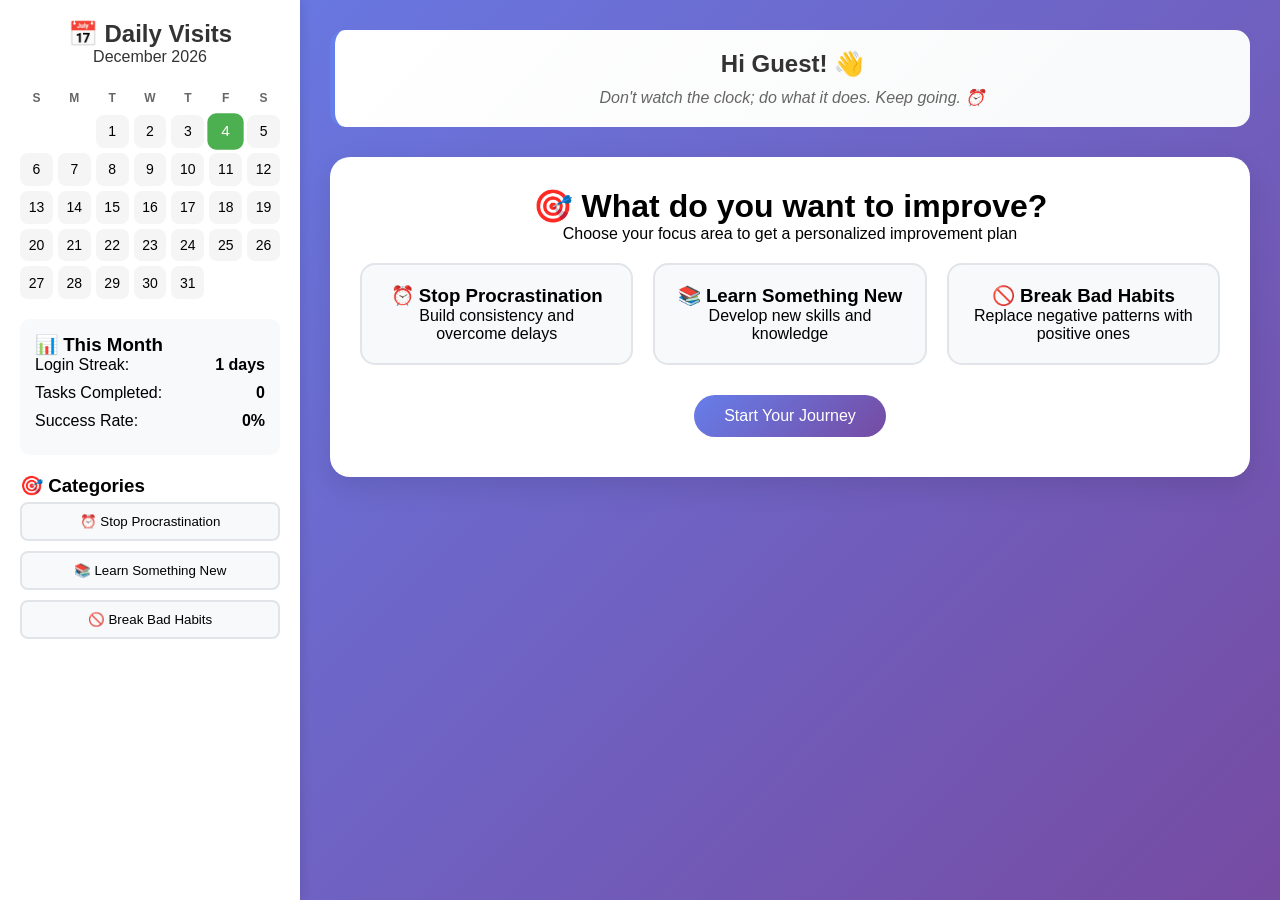
<file: flask_model_app/templates/dashboard.html>
<!DOCTYPE html>
<html lang="en">
<head>
  <meta charset="UTF-8" />
  <meta name="viewport" content="width=device-width, initial-scale=1.0" />
  <title>Progress Dashboard</title>
  <style>
    * { margin: 0; padding: 0; box-sizing: border-box; }
    body {
      font-family: "Segoe UI", Tahoma, Geneva, Verdana, sans-serif;
      display: flex;
      height: 100vh;
      background: linear-gradient(135deg, #667eea 0%, #764ba2 100%);
    }

    /* Left Calendar */
    .sidebar {
      width: 300px;
      background: white;
      padding: 20px;
      box-shadow: 2px 0 10px rgba(0,0,0,0.1);
      overflow-y: auto;
    }

    .calendar-header {
      text-align: center;
      margin-bottom: 20px;
      color: #333;
    }

    .calendar-grid {
      display: grid;
      grid-template-columns: repeat(7, 1fr);
      gap: 5px;
      margin-bottom: 20px;
    }

    .day-header {
      text-align: center;
      font-weight: bold;
      padding: 5px;
      font-size: 12px;
      color: #666;
    }

    .day {
      aspect-ratio: 1;
      display: flex;
      align-items: center;
      justify-content: center;
      border-radius: 8px;
      cursor: pointer;
      background: #f5f5f5;
      transition: all 0.3s;
      font-size: 14px;
    }

    .day.logged {
      background: #4caf50;
      color: white;
      transform: scale(1.1);
    }

    .day:hover {
      background: #e0e0e0;
    }

    .stats {
      background: #f8f9fa;
      padding: 15px;
      border-radius: 10px;
      margin-top: 20px;
    }

    .stat-item {
      display: flex;
      justify-content: space-between;
      margin-bottom: 10px;
    }

    /* Main Content */
    .main-content {
      flex: 1;
      padding: 30px;
      overflow-y: auto;
    }

    .goal-selection {
      background: white;
      padding: 30px;
      border-radius: 20px;
      text-align: center;
      margin-bottom: 30px;
      box-shadow: 0 10px 30px rgba(0,0,0,0.1);
    }

    .goal-options {
      display: grid;
      grid-template-columns: repeat(auto-fit, minmax(200px, 1fr));
      gap: 20px;
      margin: 20px 0;
    }

    .goal-card {
      padding: 20px;
      border: 2px solid #e1e5e9;
      border-radius: 15px;
      cursor: pointer;
      transition: all 0.3s;
      background: #f8f9fa;
    }

    .goal-card:hover, .goal-card.selected {
      border-color: #667eea;
      background: #f0f4ff;
      transform: translateY(-5px);
    }

    .btn {
      padding: 12px 30px;
      background: linear-gradient(135deg, #667eea 0%, #764ba2 100%);
      color: white;
      border: none;
      border-radius: 25px;
      cursor: pointer;
      font-size: 16px;
      margin: 10px;
      transition: all 0.3s;
    }

    .btn:hover {
      transform: translateY(-2px);
      box-shadow: 0 5px 15px rgba(102, 126, 234, 0.3);
    }

    .task-management {
      background: white;
      padding: 30px;
      border-radius: 20px;
      box-shadow: 0 10px 30px rgba(0,0,0,0.1);
      display: none;
    }

    .definition-box {
      background: linear-gradient(135deg, #e8f5e8 0%, #f0f8f0 100%);
      padding: 20px;
      border-radius: 15px;
      margin-bottom: 25px;
      border-left: 5px solid #4caf50;
    }

    .task-form {
      background: #f8f9fa;
      padding: 20px;
      border-radius: 15px;
      margin-bottom: 20px;
    }

    .form-row {
      display: grid;
      grid-template-columns: 1fr 1fr;
      gap: 15px;
      margin-bottom: 15px;
    }

    .form-group {
      display: flex;
      flex-direction: column;
    }

    .form-group label {
      margin-bottom: 5px;
      font-weight: 600;
      color: #333;
    }

    .form-group input, .form-group select {
      padding: 10px;
      border: 2px solid #e1e5e9;
      border-radius: 8px;
      font-size: 14px;
    }

    .form-group input:focus, .form-group select:focus {
      outline: none;
      border-color: #667eea;
    }

    .task-item {
      background: white;
      border: 1px solid #e1e5e9;
      border-radius: 10px;
      padding: 15px;
      margin-bottom: 15px;
      position: relative;
    }

    .task-header {
      display: flex;
      justify-content: space-between;
      align-items: center;
      margin-bottom: 10px;
    }

    .task-status {
      display: inline-block;
      padding: 4px 12px;
      border-radius: 20px;
      font-size: 12px;
      font-weight: 600;
    }

    .status-pending {
      background: #fff3cd;
      color: #856404;
    }

    .status-completed {
      background: #d4edda;
      color: #155724;
    }

    .status-overdue {
      background: #f8d7da;
      color: #721c24;
    }

    .metrics-grid {
      display: grid;
      grid-template-columns: repeat(auto-fit, minmax(150px, 1fr));
      gap: 10px;
      margin-top: 15px;
    }

    .metric {
      text-align: center;
      padding: 10px;
      background: #f8f9fa;
      border-radius: 8px;
    }

    .metric-value {
      font-size: 18px;
      font-weight: bold;
      color: #667eea;
    }

    .metric-label {
      font-size: 12px;
      color: #666;
    }

    .review-section {
      background: linear-gradient(135deg, #e3f2fd 0%, #f3e5f5 100%);
      padding: 25px;
      border-radius: 15px;
      margin-top: 20px;
    }

    .user-greeting {
      background: linear-gradient(135deg, #fff 0%, #f8f9fa 100%);
      padding: 20px;
      border-radius: 15px;
      margin-bottom: 30px;
      text-align: center;
      border-left: 5px solid #667eea;
    }

    .user-greeting h2 {
      color: #333;
      margin-bottom: 10px;
    }

    .quote {
      font-style: italic;
      color: #666;
      font-size: 16px;
      margin: 0;
    }

    .resistance-btn, .pause-reason-btn, .satisfaction-btn {
      padding: 8px 12px;
      margin: 5px;
      border: 2px solid #e1e5e9;
      border-radius: 8px;
      background: #f8f9fa;
      cursor: pointer;
      font-size: 14px;
      transition: all 0.3s;
    }

    .resistance-btn:hover, .pause-reason-btn:hover, .satisfaction-btn:hover {
      border-color: #667eea;
      background: #f0f4ff;
    }

    .timer-display {
      font-family: 'Courier New', monospace;
    }

    .resistance-section, .timer-section, .pause-section, .satisfaction-section {
      border: 1px solid #e1e5e9;
    }

    #start-btn-${task.id}:disabled, #complete-btn-${task.id}:disabled {
      opacity: 0.5;
      cursor: not-allowed;
    }

    .progress-bar {
      width: 100%;
      height: 8px;
      background: #e1e5e9;
      border-radius: 4px;
      overflow: hidden;
      margin: 10px 0;
    }

    .progress-fill {
      height: 100%;
      background: linear-gradient(90deg, #4caf50, #8bc34a);
      transition: width 0.3s;
    }

    @media (max-width: 768px) {
      body {
        flex-direction: column;
      }
      .sidebar {
        width: 100%;
        height: auto;
      }
      .form-row {
        grid-template-columns: 1fr;
      }
    }
  </style>
</head>
<body>
  <!-- Left Sidebar -->
  <div class="sidebar">
    <div class="calendar-header">
      <h2>📅 Daily Visits</h2>
      <p id="currentMonth"></p>
    </div>
    
    <div class="calendar-grid" id="calendarGrid">
      <div class="day-header">S</div>
      <div class="day-header">M</div>
      <div class="day-header">T</div>
      <div class="day-header">W</div>
      <div class="day-header">T</div>
      <div class="day-header">F</div>
      <div class="day-header">S</div>
    </div>

    <div class="stats">
      <h3>📊 This Month</h3>
      <div class="stat-item">
        <span>Login Streak:</span>
        <strong id="loginStreak">0 days</strong>
      </div>
      <div class="stat-item">
        <span>Tasks Completed:</span>
        <strong id="tasksCompleted">0</strong>
      </div>
      <div class="stat-item">
        <span>Success Rate:</span>
        <strong id="successRate">0%</strong>
      </div>
    </div>

    <div class="category-nav" style="margin-top: 20px;">
      <h3>🎯 Categories</h3>
      <button class="category-btn" onclick="switchCategory('procrastination')" style="width: 100%; margin: 5px 0; padding: 10px; border: 2px solid #e1e5e9; border-radius: 8px; background: #f8f9fa; cursor: pointer;">⏰ Stop Procrastination</button>
      <button class="category-btn" onclick="switchCategory('learn')" style="width: 100%; margin: 5px 0; padding: 10px; border: 2px solid #e1e5e9; border-radius: 8px; background: #f8f9fa; cursor: pointer;">📚 Learn Something New</button>
      <button class="category-btn" onclick="switchCategory('habit')" style="width: 100%; margin: 5px 0; padding: 10px; border: 2px solid #e1e5e9; border-radius: 8px; background: #f8f9fa; cursor: pointer;">🚫 Break Bad Habits</button>
    </div>
  </div>

  <!-- Main Content -->
  <div class="main-content">
    <!-- User Greeting -->
    <div class="user-greeting">
      <h2 id="userGreeting">Hi there!</h2>
      <p id="motivationalQuote" class="quote">Loading inspiration...</p>
    </div>
    <!-- Goal Selection -->
    <div class="goal-selection" id="goalSelection">
      <h1>🎯 What do you want to improve?</h1>
      <p>Choose your focus area to get a personalized improvement plan</p>
      
      <div class="goal-options">
        <div class="goal-card" data-goal="procrastination">
          <h3>⏰ Stop Procrastination</h3>
          <p>Build consistency and overcome delays</p>
        </div>
        <div class="goal-card" data-goal="learn">
          <h3>📚 Learn Something New</h3>
          <p>Develop new skills and knowledge</p>
        </div>
        <div class="goal-card" data-goal="habit">
          <h3>🚫 Break Bad Habits</h3>
          <p>Replace negative patterns with positive ones</p>
        </div>
      </div>
      
      <button class="btn" onclick="submitGoal()">Start Your Journey</button>
    </div>

    <!-- Task Management Section -->
    <div class="task-management" id="taskManagement">
      <div class="definition-box" id="definitionBox"></div>
      
      <!-- Add Task Form -->
      <div class="task-form">
        <h3 id="taskFormTitle">➕ Add New Task</h3>
        <div class="form-row" id="basicTaskInfo">
          <div class="form-group">
            <label id="taskNameLabel">Task Name</label>
            <input type="text" id="taskName" placeholder="What do you want to accomplish?">
          </div>
          <div class="form-group">
            <label id="timeLabel">Planned Start Time</label>
            <input type="time" id="plannedTime">
          </div>
        </div>
        <div class="form-row" id="advancedTaskInfo">
          <div class="form-group">
            <label>Expected Duration (minutes)</label>
            <input type="number" id="duration" placeholder="30" min="5" max="480">
          </div>
          <div class="form-group">
            <label>Priority Level</label>
            <select id="priority">
              <option value="low">Low</option>
              <option value="medium" selected>Medium</option>
              <option value="high">High</option>
            </select>
          </div>
        </div>
        <button class="btn" onclick="addTask()">Add Task</button>
      </div>

      <!-- Task List -->
      <div id="taskList">
        <h3>📋 Today's Tasks</h3>
        <div id="tasksContainer"></div>
      </div>

      <!-- Review Section -->
      <div class="review-section">
        <h3>📈 Progress Review</h3>
        <div style="margin-bottom: 20px;">
          <button class="btn" onclick="generateWeeklyReview()">Weekly Review</button>
          <button class="btn" onclick="generateOverallReview()">Overall Review</button>
        </div>
        <div id="reviewContent"></div>
      </div>
    </div>
  </div>

  <script>
    let selectedGoal = '';
    let currentCategory = '';
    let currentUser = localStorage.getItem('username') || 'Guest';
    let tasks = JSON.parse(localStorage.getItem(`tasks_${currentUser}`)) || [];
    let activeTimer = null;
    let timerStartTime = null;
    let totalElapsedTime = 0;
    let currentTaskId = null;

    // Motivational quotes
    const motivationalQuotes = [
      "Success is not final, failure is not fatal: it is the courage to continue that counts. 💪",
      "The only way to do great work is to love what you do. ❤️",
      "Don't watch the clock; do what it does. Keep going. ⏰",
      "Believe you can and you're halfway there. 🌟",
      "The future depends on what you do today. 🚀",
      "Progress, not perfection. Every step counts! 👣",
      "Your only limit is your mind. Think bigger! 🧠",
      "Dream big, start small, but most importantly, start! ✨",
      "Champions keep playing until they get it right. 🏆",
      "The best time to plant a tree was 20 years ago. The second best time is now. 🌱",
      "You are stronger than you think and more capable than you imagine. 💎",
      "Small daily improvements lead to stunning results. 📈"
    ];

    // Initialize
    document.addEventListener('DOMContentLoaded', function() {
      initUserGreeting();
      autoLogToday();
      setTimeout(() => {
        initCalendar();
      }, 100);
      updateStats();
      loadTasks();
      
      // Goal card selection
      document.querySelectorAll('.goal-card').forEach(card => {
        card.addEventListener('click', function() {
          document.querySelectorAll('.goal-card').forEach(c => c.classList.remove('selected'));
          this.classList.add('selected');
          selectedGoal = this.dataset.goal;
        });
      });
    });

    // Initialize user greeting and motivational quote
    function initUserGreeting() {
      const username = localStorage.getItem('username') || 'Guest';
      const randomQuote = motivationalQuotes[Math.floor(Math.random() * motivationalQuotes.length)];
      
      document.getElementById('userGreeting').textContent = `Hi ${username}! 👋`;
      document.getElementById('motivationalQuote').textContent = randomQuote;
    }

    // Auto-log today's visit (user-specific)
    function autoLogToday() {
      const today = new Date().getDate();
      const loggedDaysKey = `loggedDays_${currentUser}`;
      let loggedDays = JSON.parse(localStorage.getItem(loggedDaysKey)) || [];
      
      if (!loggedDays.includes(today)) {
        loggedDays.push(today);
        localStorage.setItem(loggedDaysKey, JSON.stringify(loggedDays));
      }
    }

    // Calendar Functions
    function initCalendar() {
      const now = new Date();
      const year = now.getFullYear();
      const month = now.getMonth();
      
      const currentMonthElement = document.getElementById('currentMonth');
      const calendarGrid = document.getElementById('calendarGrid');
      
      if (!currentMonthElement || !calendarGrid) {
        console.error('Calendar elements not found');
        return;
      }
      
      currentMonthElement.textContent = now.toLocaleDateString('en-US', { month: 'long', year: 'numeric' });
      
      const firstDay = new Date(year, month, 1).getDay();
      const daysInMonth = new Date(year, month + 1, 0).getDate();
      
      // Clear existing days (keep headers)
      const existingDays = calendarGrid.querySelectorAll('.day');
      existingDays.forEach(day => day.remove());
      
      // Add empty cells for days before month starts
      for (let i = 0; i < firstDay; i++) {
        const emptyDay = document.createElement('div');
        calendarGrid.appendChild(emptyDay);
      }
      
      // Add days of the month (user-specific)
      const loggedDaysKey = `loggedDays_${currentUser}`;
      const loggedDays = JSON.parse(localStorage.getItem(loggedDaysKey)) || [];
      
      for (let day = 1; day <= daysInMonth; day++) {
        const dayElement = document.createElement('div');
        dayElement.classList.add('day');
        dayElement.textContent = day;
        
        if (loggedDays.includes(day)) {
          dayElement.classList.add('logged');
        }
        
        // Add click functionality to view tasks for that date
        dayElement.addEventListener('click', function() {
          viewTasksForDate(day);
        });
        dayElement.style.cursor = 'pointer';
        
        calendarGrid.appendChild(dayElement);
      }
    }

    // View tasks for a specific date
    function viewTasksForDate(day) {
      const tasksForDate = tasks.filter(task => task.date === day);
      
      if (tasksForDate.length === 0) {
        alert(`No tasks found for day ${day}`);
        return;
      }
      
      // Create modal-like display
      const modal = document.createElement('div');
      modal.style.cssText = `
        position: fixed;
        top: 0;
        left: 0;
        width: 100%;
        height: 100%;
        background: rgba(0,0,0,0.5);
        display: flex;
        align-items: center;
        justify-content: center;
        z-index: 1000;
      `;
      
      const content = document.createElement('div');
      content.style.cssText = `
        background: white;
        padding: 30px;
        border-radius: 15px;
        max-width: 500px;
        max-height: 80vh;
        overflow-y: auto;
        position: relative;
      `;
      
      let html = `<h3>📅 Tasks for Day ${day}</h3><br>`;
      
      tasksForDate.forEach(task => {
        const status = task.completed ? 'Completed' : 'Pending';
        const statusColor = task.completed ? '#4caf50' : '#ff9800';
        
        html += `
          <div style="border: 1px solid #e1e5e9; padding: 15px; margin-bottom: 15px; border-radius: 10px;">
            <div style="display: flex; justify-content: space-between; align-items: center; margin-bottom: 10px;">
              <h4 style="margin: 0;">${task.name}</h4>
              <span style="background: ${statusColor}; color: white; padding: 4px 12px; border-radius: 20px; font-size: 12px;">${status}</span>
            </div>
            <p style="margin: 5px 0;"><strong>Planned:</strong> ${task.plannedTime} (${task.duration} min)</p>
            <p style="margin: 5px 0;"><strong>Priority:</strong> ${task.priority}</p>
            ${task.completed ? `
              <div style="display: grid; grid-template-columns: repeat(3, 1fr); gap: 10px; margin-top: 10px;">
                <div style="text-align: center; background: #f8f9fa; padding: 10px; border-radius: 8px;">
                  <div style="font-weight: bold; color: #667eea;">${task.actualDuration || 0}</div>
                  <div style="font-size: 12px; color: #666;">Minutes</div>
                </div>
                <div style="text-align: center; background: #f8f9fa; padding: 10px; border-radius: 8px;">
                  <div style="font-weight: bold; color: #667eea;">${task.startDelay || 0}</div>
                  <div style="font-size: 12px; color: #666;">Delay (min)</div>
                </div>
                <div style="text-align: center; background: #f8f9fa; padding: 10px; border-radius: 8px;">
                  <div style="font-weight: bold; color: #667eea;">${task.resistanceLevel || 'N/A'}</div>
                  <div style="font-size: 12px; color: #666;">Resistance</div>
                </div>
                <div style="text-align: center; background: #f8f9fa; padding: 10px; border-radius: 8px;">
                  <div style="font-weight: bold; color: #667eea;">${task.satisfactionLevel || 'N/A'}</div>
                  <div style="font-size: 12px; color: #666;">Satisfaction</div>
                </div>
              </div>
            ` : ''}
          </div>
        `;
      });
      
      html += `<br><button onclick="this.parentElement.parentElement.remove()" style="padding: 10px 20px; background: #667eea; color: white; border: none; border-radius: 8px; cursor: pointer;">Close</button>`;
      
      content.innerHTML = html;
      modal.appendChild(content);
      document.body.appendChild(modal);
      
      // Close modal when clicking outside
      modal.addEventListener('click', function(e) {
        if (e.target === modal) {
          modal.remove();
        }
      });
    }

    function updateStats() {
      const loggedDaysKey = `loggedDays_${currentUser}`;
      const loggedDays = JSON.parse(localStorage.getItem(loggedDaysKey)) || [];
      const completedTasks = tasks.filter(task => task.completed).length;
      const totalTasks = tasks.length;
      
      document.getElementById('loginStreak').textContent = `${loggedDays.length} days`;
      document.getElementById('tasksCompleted').textContent = completedTasks;
      document.getElementById('successRate').textContent = totalTasks > 0 ? `${Math.round((completedTasks / totalTasks) * 100)}%` : '0%';
    }

    // Goal Selection
    function submitGoal() {
      if (!selectedGoal) {
        alert('Please select a goal first!');
        return;
      }
      
      currentCategory = selectedGoal;
      document.getElementById('goalSelection').style.display = 'none';
      document.getElementById('taskManagement').style.display = 'block';
      
      showDefinition(selectedGoal);
      loadTasksForCategory(selectedGoal);
      updateCategoryButtons();
    }

    function switchCategory(category) {
      currentCategory = category;
      selectedGoal = category;
      document.getElementById('goalSelection').style.display = 'none';
      document.getElementById('taskManagement').style.display = 'block';
      
      showDefinition(category);
      loadTasksForCategory(category);
      updateCategoryButtons();
    }

    function updateCategoryButtons() {
      document.querySelectorAll('.category-btn').forEach(btn => {
        btn.style.background = '#f8f9fa';
        btn.style.borderColor = '#e1e5e9';
      });
      
      const activeBtn = document.querySelector(`[onclick="switchCategory('${currentCategory}')"]`);
      if (activeBtn) {
        activeBtn.style.background = '#667eea';
        activeBtn.style.color = 'white';
        activeBtn.style.borderColor = '#667eea';
      }
    }

    function showDefinition(goal) {
      const definitions = {
        procrastination: {
          title: '⏰ Stop Procrastination',
          content: `<strong>Definition:</strong> Procrastination is the act of delaying or postponing tasks despite knowing their importance. It often stems from avoidance of discomfort, fear of failure, or feeling overwhelmed.<br><br>
          <strong>Core Metrics We'll Track:</strong><br>
          • <strong>Consistency:</strong> Task completion rate (% of planned tasks completed)<br>
          • <strong>Focus:</strong> Deep work time without distractions<br>
          • <strong>Delay:</strong> Time between planned start and actual start<br>
          • <strong>Emotional Awareness:</strong> Resistance level before starting (1-5 scale)<br>
          • <strong>Reward:</strong> Satisfaction level after completion (1-5 scale)`
        },
        learn: {
          title: '📚 Learn Something New',
          content: `<strong>Definition:</strong> Learning is the process of acquiring new knowledge, skills, or understanding through study, experience, or teaching. Consistent learning builds expertise and opens new opportunities.<br><br>
          <strong>Core Metrics We'll Track:</strong><br>
          • <strong>Consistency:</strong> Daily learning streak and session completion<br>
          • <strong>Focus:</strong> Quality study time and retention<br>
          • <strong>Progress:</strong> Milestones achieved and skills developed<br>
          • <strong>Engagement:</strong> Interest and motivation levels (1-5 scale)<br>
          • <strong>Application:</strong> How you apply what you've learned`
        },
        habit: {
          title: '🚫 Break Bad Habits',
          content: `<strong>Definition:</strong> A habit is an automatic behavior pattern. Breaking bad habits involves replacing negative patterns with positive alternatives through conscious effort and consistency.<br><br>
          <strong>Core Metrics We'll Track:</strong><br>
          • <strong>Avoidance:</strong> Days without engaging in the bad habit (less entries = better)<br>
          • <strong>Resistance:</strong> How much you resisted before starting (higher = better)<br>
          • <strong>Emotional State:</strong> How you feel after the habit (guilty/sad = awareness, happy = concerning)<br>
          • <strong>Recovery:</strong> How quickly you bounce back from setbacks`
        }
      };
      
      const def = definitions[goal];
      document.getElementById('definitionBox').innerHTML = `<h2>${def.title}</h2><p>${def.content}</p>`;
      
      // Customize form based on category
      if (goal === 'habit') {
        document.getElementById('taskFormTitle').textContent = '➕ Add Bad Habit to Track';
        document.getElementById('taskNameLabel').textContent = 'Bad Habit Name';
        document.getElementById('taskName').placeholder = 'What bad habit do you want to break?';
        document.getElementById('timeLabel').textContent = 'Time';
        document.getElementById('advancedTaskInfo').style.display = 'none';
      } else {
        document.getElementById('taskFormTitle').textContent = '➕ Add New Task';
        document.getElementById('taskNameLabel').textContent = 'Task Name';
        document.getElementById('taskName').placeholder = 'What do you want to accomplish?';
        document.getElementById('timeLabel').textContent = 'Planned Start Time';
        document.getElementById('advancedTaskInfo').style.display = 'flex';
      }
    }

    // Task Management
    function addTask() {
      const taskName = document.getElementById('taskName').value;
      const plannedTime = document.getElementById('plannedTime').value;
      const duration = document.getElementById('duration').value;
      const priority = document.getElementById('priority').value;
      
      if (currentCategory === 'habit') {
        if (!taskName || !plannedTime) {
          alert('Please fill in habit name and time!');
          return;
        }
      } else {
        if (!taskName || !plannedTime || !duration) {
          alert('Please fill in all required fields!');
          return;
        }
      }
      
      const task = {
        id: Date.now(),
        name: taskName,
        plannedTime: plannedTime,
        duration: currentCategory === 'habit' ? 0 : parseInt(duration),
        priority: currentCategory === 'habit' ? 'medium' : priority,
        created: new Date().toISOString(),
        date: new Date().getDate(),
        completed: false,
        actualStartTime: null,
        actualDuration: null,
        resistanceLevel: null,
        satisfactionLevel: null,
        notes: '',
        userId: currentUser,
        status: 'pending',
        timerDisplay: '00:00',
        startDelay: null,
        category: selectedGoal,
        emotionalState: null // for habits: happy/guilty/sad
      };
      
      tasks.push(task);
      saveTasks();
      loadTasksForCategory(currentCategory);
      clearTaskForm();
    }

    function clearTaskForm() {
      document.getElementById('taskName').value = '';
      document.getElementById('plannedTime').value = '';
      if (currentCategory !== 'habit') {
        document.getElementById('duration').value = '';
        document.getElementById('priority').value = 'medium';
      }
    }

    function saveTasks() {
      localStorage.setItem(`tasks_${currentUser}`, JSON.stringify(tasks));
      updateStats();
    }

    function loadTasks() {
      renderTasks();
    }

    function loadTasksForCategory(category) {
      const categoryTasks = tasks.filter(task => task.category === category);
      renderCategoryTasks(categoryTasks);
    }

    function renderCategoryTasks(categoryTasks) {
      const container = document.getElementById('tasksContainer');
      container.innerHTML = '';
      
      if (categoryTasks.length === 0) {
        container.innerHTML = '<p style="text-align: center; color: #666; padding: 20px;">No tasks yet for this category. Add your first task above!</p>';
        return;
      }
      
      categoryTasks.forEach(task => {
        const taskElement = createTaskElement(task);
        container.appendChild(taskElement);
      });
    }

    function renderTasks() {
      const container = document.getElementById('tasksContainer');
      if (!container) return;
      
      container.innerHTML = '';
      
      // Filter tasks by current category if one is selected
      const tasksToShow = currentCategory ? 
        tasks.filter(task => task.category === currentCategory) : 
        tasks;
      
      if (tasksToShow.length === 0) {
        container.innerHTML = '<p style="text-align: center; color: #666; padding: 20px;">No tasks yet. Add your first task above!</p>';
        return;
      }
      
      tasksToShow.forEach(task => {
        const taskElement = createTaskElement(task);
        container.appendChild(taskElement);
      });
    }

    function createTaskElement(task) {
      const div = document.createElement('div');
      div.className = 'task-item';
      
      const status = getTaskStatus(task);
      const statusClass = `status-${status.toLowerCase()}`;
      
      div.innerHTML = `
        <div class="task-header">
          <h4>${task.name}</h4>
          <span class="task-status ${statusClass}">${status}</span>
        </div>
        <p><strong>Planned:</strong> ${task.plannedTime} (${task.duration} min) | <strong>Priority:</strong> ${task.priority}</p>
        ${task.actualStartTime ? `<p><strong>Started:</strong> ${new Date(task.actualStartTime).toLocaleTimeString()} ${task.startDelay > 0 ? `<span style="color: #ff9800;">(${task.startDelay} min late)</span>` : `<span style="color: #4caf50;">(on time)</span>`}</p>` : ''}
        
        ${!task.completed ? `
          <div id="task-controls-${task.id}">
            ${task.status === 'pending' ? getTaskStartUI(task) : task.status === 'running' ? `
              <div class="timer-section" style="margin: 15px 0; padding: 15px; background: #e8f5e8; border-radius: 10px; text-align: center;">
                <div class="timer-display" style="font-size: 24px; font-weight: bold; color: #4caf50; margin-bottom: 15px;">
                  ⏱️ <span id="timer-${task.id}">${task.timerDisplay}</span>
                </div>
                <button class="btn" onclick="pauseTask(${task.id})" style="background: #ff9800;">Pause</button>
                <button class="btn" onclick="stopTask(${task.id})" style="background: #f44336;">Stop</button>
              </div>
            ` : task.status === 'paused' ? `
              <div class="pause-section" style="margin: 15px 0; padding: 15px; background: #fff3cd; border-radius: 10px;">
                <div class="timer-display" style="font-size: 20px; font-weight: bold; color: #856404; margin-bottom: 15px;">
                  ⏸️ Paused: <span id="timer-${task.id}">${task.timerDisplay}</span>
                </div>
                <label style="display: block; margin-bottom: 10px; font-weight: 600;">Reason for pause:</label>
                <div class="pause-reasons">
                  <button class="pause-reason-btn" onclick="selectPauseReason(${task.id}, 'emergency')">Emergency</button>
                  <button class="pause-reason-btn" onclick="selectPauseReason(${task.id}, 'break')">Break</button>
                  <button class="pause-reason-btn" onclick="selectPauseReason(${task.id}, 'bored')">Bored</button>
                  <button class="pause-reason-btn" onclick="selectPauseReason(${task.id}, 'distraction')">Distraction</button>
                </div>
                <div style="margin-top: 15px;">
                  <button class="btn" onclick="resumeTask(${task.id})">Resume</button>
                  <button class="btn" onclick="stopTask(${task.id})" style="background: #f44336;">Stop Task</button>
                </div>
              </div>
            ` : ''}
            <div style="margin-top: 15px;">
              <button class="btn" onclick="editTask(${task.id})">Edit</button>
              <button class="btn" onclick="deleteTask(${task.id})">Delete</button>
            </div>
          </div>
        ` : task.category === 'habit' ? `
          <div class="metrics-grid">
            <div class="metric">
              <div class="metric-value">${task.resistanceLevel || 'N/A'}</div>
              <div class="metric-label">Resistance</div>
            </div>
            <div class="metric">
              <div class="metric-value">${task.emotionalState || 'N/A'}</div>
              <div class="metric-label">Feeling</div>
            </div>
            <div class="metric">
              <div class="metric-value">${new Date(task.actualStartTime).toLocaleTimeString()}</div>
              <div class="metric-label">Time</div>
            </div>
          </div>
        ` : `
          <div class="metrics-grid">
            <div class="metric">
              <div class="metric-value">${task.actualDuration || 0}</div>
              <div class="metric-label">Minutes</div>
            </div>
            <div class="metric">
              <div class="metric-value">${task.startDelay || 0}</div>
              <div class="metric-label">Delay (min)</div>
            </div>
            <div class="metric">
              <div class="metric-value">${task.resistanceLevel || 'N/A'}</div>
              <div class="metric-label">Resistance</div>
            </div>
            <div class="metric">
              <div class="metric-value">${task.satisfactionLevel || 'N/A'}</div>
              <div class="metric-label">Satisfaction</div>
            </div>
          </div>
        `}
      `;
      
      return div;
    }

    function getTaskStatus(task) {
      if (task.completed) return 'Completed';
      
      const now = new Date();
      const today = now.toDateString();
      const taskDate = new Date().toDateString();
      const plannedTime = new Date(`${taskDate} ${task.plannedTime}`);
      
      if (now > plannedTime) return 'Overdue';
      return 'Pending';
    }

    function getTaskStartUI(task) {
      if (task.category === 'habit') {
        return `
          <div class="habit-section" style="margin: 15px 0; padding: 15px; background: #fff3cd; border-radius: 10px;">
            <label style="display: block; margin-bottom: 10px; font-weight: 600;">How much did you resist before starting? (Higher = Better):</label>
            <div class="resistance-buttons">
              <button class="resistance-btn" data-level="1" onclick="selectHabitResistance(${task.id}, 1)">1 - No resistance</button>
              <button class="resistance-btn" data-level="2" onclick="selectHabitResistance(${task.id}, 2)">2 - Little resistance</button>
              <button class="resistance-btn" data-level="3" onclick="selectHabitResistance(${task.id}, 3)">3 - Some resistance</button>
              <button class="resistance-btn" data-level="4" onclick="selectHabitResistance(${task.id}, 4)">4 - Strong resistance</button>
              <button class="resistance-btn" data-level="5" onclick="selectHabitResistance(${task.id}, 5)">5 - Very strong resistance</button>
            </div>
            <div id="habit-emotion-${task.id}" style="display: none; margin-top: 15px;">
              <label style="display: block; margin-bottom: 10px; font-weight: 600;">How are you feeling now?</label>
              <div class="emotion-buttons">
                <button class="emotion-btn" data-emotion="happy" onclick="selectEmotion(${task.id}, 'happy')">😊 Happy</button>
                <button class="emotion-btn" data-emotion="guilty" onclick="selectEmotion(${task.id}, 'guilty')">😔 Guilty</button>
                <button class="emotion-btn" data-emotion="sad" onclick="selectEmotion(${task.id}, 'sad')">😢 Sad</button>
              </div>
              <button class="btn" id="complete-habit-${task.id}" onclick="completeHabitTask(${task.id})" disabled style="margin-top: 15px;">Complete Entry</button>
            </div>
          </div>
        `;
      } else {
        return `
          <div class="resistance-section" style="margin: 15px 0; padding: 15px; background: #f8f9fa; border-radius: 10px;">
            <label style="display: block; margin-bottom: 10px; font-weight: 600;">Rate your resistance level (1-5):</label>
            <div class="resistance-buttons">
              <button class="resistance-btn" data-level="1" onclick="selectResistance(${task.id}, 1)">1 - No resistance</button>
              <button class="resistance-btn" data-level="2" onclick="selectResistance(${task.id}, 2)">2 - Low</button>
              <button class="resistance-btn" data-level="3" onclick="selectResistance(${task.id}, 3)">3 - Medium</button>
              <button class="resistance-btn" data-level="4" onclick="selectResistance(${task.id}, 4)">4 - High</button>
              <button class="resistance-btn" data-level="5" onclick="selectResistance(${task.id}, 5)">5 - Very high</button>
            </div>
            <button class="btn" id="start-btn-${task.id}" onclick="startTaskTimer(${task.id})" disabled>Start Task</button>
          </div>
        `;
      }
    }

    function selectHabitResistance(taskId, level) {
      document.querySelectorAll(`#task-controls-${taskId} .resistance-btn`).forEach(btn => {
        btn.style.background = '#f8f9fa';
        btn.style.color = '#333';
      });
      
      const selectedBtn = document.querySelector(`#task-controls-${taskId} .resistance-btn[data-level="${level}"]`);
      selectedBtn.style.background = '#667eea';
      selectedBtn.style.color = 'white';
      
      const task = tasks.find(t => t.id === taskId);
      task.resistanceLevel = level;
      task.actualStartTime = new Date().toISOString();
      
      // Show emotion selection
      document.getElementById(`habit-emotion-${taskId}`).style.display = 'block';
    }

    function selectEmotion(taskId, emotion) {
      document.querySelectorAll(`#task-controls-${taskId} .emotion-btn`).forEach(btn => {
        btn.style.background = '#f8f9fa';
        btn.style.color = '#333';
      });
      
      const selectedBtn = document.querySelector(`#task-controls-${taskId} .emotion-btn[data-emotion="${emotion}"]`);
      selectedBtn.style.background = emotion === 'happy' ? '#f44336' : '#4caf50';
      selectedBtn.style.color = 'white';
      
      const task = tasks.find(t => t.id === taskId);
      task.emotionalState = emotion;
      
      document.getElementById(`complete-habit-${taskId}`).disabled = false;
      document.getElementById(`complete-habit-${taskId}`).style.opacity = '1';
    }

    function completeHabitTask(taskId) {
      const task = tasks.find(t => t.id === taskId);
      task.completed = true;
      task.actualDuration = 0;
      
      saveTasks();
      loadTasksForCategory(currentCategory);
    }

    function selectResistance(taskId, level) {
      // Update button styles
      document.querySelectorAll(`#task-controls-${taskId} .resistance-btn`).forEach(btn => {
        btn.style.background = '#f8f9fa';
        btn.style.color = '#333';
      });
      
      const selectedBtn = document.querySelector(`#task-controls-${taskId} .resistance-btn[data-level="${level}"]`);
      selectedBtn.style.background = '#667eea';
      selectedBtn.style.color = 'white';
      
      // Enable start button
      document.getElementById(`start-btn-${taskId}`).disabled = false;
      document.getElementById(`start-btn-${taskId}`).style.opacity = '1';
      
      // Store resistance level
      const task = tasks.find(t => t.id === taskId);
      task.resistanceLevel = level;
    }

    function startTaskTimer(taskId) {
      const task = tasks.find(t => t.id === taskId);
      if (!task) return;
      
      const now = new Date();
      task.actualStartTime = now.toISOString();
      
      // Calculate delay from planned time
      const today = now.toDateString();
      const plannedDateTime = new Date(`${today} ${task.plannedTime}`);
      const delayMinutes = Math.max(0, Math.floor((now - plannedDateTime) / (1000 * 60)));
      task.startDelay = delayMinutes;
      
      task.status = 'running';
      currentTaskId = taskId;
      timerStartTime = Date.now();
      totalElapsedTime = 0;
      
      // Start timer
      activeTimer = setInterval(() => {
        updateTimerDisplay(taskId);
      }, 1000);
      
      saveTasks();
      renderTasks();
    }

    function updateTimerDisplay(taskId) {
      const currentSessionTime = Math.floor((Date.now() - timerStartTime) / 1000);
      const totalElapsed = totalElapsedTime + currentSessionTime;
      const minutes = Math.floor(totalElapsed / 60);
      const seconds = totalElapsed % 60;
      const display = `${minutes.toString().padStart(2, '0')}:${seconds.toString().padStart(2, '0')}`;
      
      const timerElement = document.getElementById(`timer-${taskId}`);
      if (timerElement) {
        timerElement.textContent = display;
      }
      
      // Update task object
      const task = tasks.find(t => t.id === taskId);
      if (task) {
        task.timerDisplay = display;
        task.actualDuration = Math.floor(totalElapsed / 60);
      }
    }

    function pauseTask(taskId) {
      if (activeTimer) {
        clearInterval(activeTimer);
        activeTimer = null;
      }
      
      // Add current session time to total elapsed time
      totalElapsedTime += Math.floor((Date.now() - timerStartTime) / 1000);
      
      const task = tasks.find(t => t.id === taskId);
      task.status = 'paused';
      
      saveTasks();
      renderTasks();
    }

    function selectPauseReason(taskId, reason) {
      // Update button styles
      document.querySelectorAll(`#task-controls-${taskId} .pause-reason-btn`).forEach(btn => {
        btn.style.background = '#f8f9fa';
        btn.style.color = '#333';
      });
      
      event.target.style.background = '#ff9800';
      event.target.style.color = 'white';
      
      // Store pause reason
      const task = tasks.find(t => t.id === taskId);
      task.pauseReason = reason;
    }

    function resumeTask(taskId) {
      const task = tasks.find(t => t.id === taskId);
      task.status = 'running';
      timerStartTime = Date.now(); // Reset start time for new session
      
      // Restart timer
      activeTimer = setInterval(() => {
        updateTimerDisplay(taskId);
      }, 1000);
      
      saveTasks();
      renderTasks();
    }

    function stopTask(taskId) {
      if (activeTimer) {
        clearInterval(activeTimer);
        activeTimer = null;
      }
      
      const task = tasks.find(t => t.id === taskId);
      task.status = 'completing';
      
      // Show satisfaction UI
      showSatisfactionUI(taskId);
    }

    function showSatisfactionUI(taskId) {
      const task = tasks.find(t => t.id === taskId);
      const controlsDiv = document.getElementById(`task-controls-${taskId}`);
      
      controlsDiv.innerHTML = `
        <div class="satisfaction-section" style="margin: 15px 0; padding: 15px; background: #e3f2fd; border-radius: 10px;">
          <h4 style="color: #1976d2; margin-bottom: 15px;">🎉 Task Completed!</h4>
          <p style="margin-bottom: 10px;">Time spent: <strong>${task.timerDisplay}</strong></p>
          <p style="margin-bottom: 15px;">Started: <strong>${new Date(task.actualStartTime).toLocaleTimeString()}</strong> ${task.startDelay > 0 ? `<span style="color: #ff9800;">(${task.startDelay} min late)</span>` : `<span style="color: #4caf50;">(on time)</span>`}</p>
          <label style="display: block; margin-bottom: 10px; font-weight: 600;">Rate your satisfaction level (1-5):</label>
          <div class="satisfaction-buttons">
            <button class="satisfaction-btn" data-level="1" onclick="selectSatisfaction(${taskId}, 1)">1 - Not satisfied</button>
            <button class="satisfaction-btn" data-level="2" onclick="selectSatisfaction(${taskId}, 2)">2 - Low</button>
            <button class="satisfaction-btn" data-level="3" onclick="selectSatisfaction(${taskId}, 3)">3 - Medium</button>
            <button class="satisfaction-btn" data-level="4" onclick="selectSatisfaction(${taskId}, 4)">4 - High</button>
            <button class="satisfaction-btn" data-level="5" onclick="selectSatisfaction(${taskId}, 5)">5 - Very satisfied</button>
          </div>
          <button class="btn" id="complete-btn-${taskId}" onclick="completeTask(${taskId})" disabled style="margin-top: 15px;">Complete Task</button>
        </div>
      `;
    }

    function selectSatisfaction(taskId, level) {
      // Update button styles
      document.querySelectorAll(`#task-controls-${taskId} .satisfaction-btn`).forEach(btn => {
        btn.style.background = '#f8f9fa';
        btn.style.color = '#333';
      });
      
      const selectedBtn = document.querySelector(`#task-controls-${taskId} .satisfaction-btn[data-level="${level}"]`);
      selectedBtn.style.background = '#4caf50';
      selectedBtn.style.color = 'white';
      
      // Enable complete button
      document.getElementById(`complete-btn-${taskId}`).disabled = false;
      document.getElementById(`complete-btn-${taskId}`).style.opacity = '1';
      
      // Store satisfaction level
      const task = tasks.find(t => t.id === taskId);
      task.satisfactionLevel = level;
    }

    function completeTask(taskId) {
      const task = tasks.find(t => t.id === taskId);
      if (!task) return;
      
      task.completed = true;
      task.status = 'completed';
      currentTaskId = null;
      
      saveTasks();
      renderTasks();
    }

    function editTask(taskId) {
      const task = tasks.find(t => t.id === taskId);
      if (!task) return;
      
      const newName = prompt('Edit task name:', task.name);
      if (newName !== null && newName.trim()) {
        task.name = newName.trim();
        saveTasks();
        renderTasks();
      }
    }

    function deleteTask(taskId) {
      if (confirm('Are you sure you want to delete this task?')) {
        tasks = tasks.filter(t => t.id !== taskId);
        saveTasks();
        renderTasks();
      }
    }

    // Weekly Review
    function generateWeeklyReview() {
      const now = new Date();
      const weekAgo = new Date(now.getTime() - 7 * 24 * 60 * 60 * 1000);
      
      const weeklyTasks = tasks.filter(t => {
        const taskDate = new Date(t.created);
        return taskDate >= weekAgo && t.category === currentCategory;
      });
      
      const completedWeekly = weeklyTasks.filter(t => t.completed);
      
      if (weeklyTasks.length === 0) {
        document.getElementById('reviewContent').innerHTML = '<p>No tasks in the past week for this category. Start adding tasks to see your weekly progress!</p>';
        return;
      }
      
      if (currentCategory === 'habit') {
        const habitStats = calculateHabitWeeklyStats(completedWeekly);
        const habitHTML = generateHabitWeeklyHTML(habitStats);
        document.getElementById('reviewContent').innerHTML = habitHTML;
      } else {
        const weeklyStats = calculateWeeklyStats(weeklyTasks, completedWeekly);
        const weeklyHTML = generateWeeklyHTML(weeklyStats);
        document.getElementById('reviewContent').innerHTML = weeklyHTML;
      }
    }

    function calculateWeeklyStats(weeklyTasks, completedWeekly) {
      const completionRate = (completedWeekly.length / weeklyTasks.length) * 100;
      const avgResistance = completedWeekly.reduce((sum, t) => sum + (t.resistanceLevel || 0), 0) / completedWeekly.length || 0;
      const avgSatisfaction = completedWeekly.reduce((sum, t) => sum + (t.satisfactionLevel || 0), 0) / completedWeekly.length || 0;
      const avgDelay = completedWeekly.reduce((sum, t) => sum + (t.startDelay || 0), 0) / completedWeekly.length || 0;
      const totalTime = completedWeekly.reduce((sum, t) => sum + (t.actualDuration || 0), 0);
      
      return {
        totalTasks: weeklyTasks.length,
        completedTasks: completedWeekly.length,
        completionRate,
        avgResistance,
        avgSatisfaction,
        avgDelay,
        totalTime
      };
    }

    function calculateHabitWeeklyStats(completedHabits) {
      const totalEntries = completedHabits.length;
      const avgResistance = completedHabits.reduce((sum, t) => sum + (t.resistanceLevel || 0), 0) / completedHabits.length || 0;
      const happyCount = completedHabits.filter(t => t.emotionalState === 'happy').length;
      const guiltyCount = completedHabits.filter(t => t.emotionalState === 'guilty').length;
      const sadCount = completedHabits.filter(t => t.emotionalState === 'sad').length;
      
      return {
        totalEntries,
        avgResistance,
        happyCount,
        guiltyCount,
        sadCount,
        happyPercent: totalEntries > 0 ? (happyCount / totalEntries * 100).toFixed(1) : 0
      };
    }

    function generateHabitWeeklyHTML(stats) {
      let performance = '';
      let recommendations = '';
      
      if (stats.totalEntries <= 2) {
        performance = '🎆 Excellent! Very few habit entries this week - you\'re avoiding the bad habit well!';
      } else if (stats.totalEntries <= 4) {
        performance = '👍 Good progress! Moderate number of entries, but room for improvement.';
      } else {
        performance = '💪 Challenging week. Many habit entries - let\'s focus on building stronger resistance.';
      }
      
      if (stats.avgResistance >= 4) {
        recommendations += '🛡️ Excellent resistance levels! You\'re very aware before engaging. ';
      } else if (stats.avgResistance >= 2.5) {
        recommendations += '🎯 Moderate resistance. Try to pause and think more before acting. ';
      } else {
        recommendations += '⚠️ Low resistance detected. Practice mindfulness and identify triggers. ';
      }
      
      if (stats.happyPercent > 50) {
        recommendations += '🚨 Concerning: You feel happy after the habit too often. This suggests the habit is still rewarding. ';
      } else if (stats.guiltyCount > stats.sadCount) {
        recommendations += '💭 Good awareness: Feeling guilty shows you recognize the habit is problematic. ';
      }
      
      return `
        <div style="margin-top: 20px;">
          <h4>🚫 Bad Habits Weekly Review (Last 7 Days)</h4>
          
          <div class="metrics-grid" style="margin: 20px 0;">
            <div class="metric">
              <div class="metric-value">${stats.totalEntries}</div>
              <div class="metric-label">Total Entries (Lower = Better)</div>
            </div>
            <div class="metric">
              <div class="metric-value">${stats.avgResistance.toFixed(1)}</div>
              <div class="metric-label">Avg Resistance (Higher = Better)</div>
            </div>
            <div class="metric">
              <div class="metric-value">${stats.happyCount}</div>
              <div class="metric-label">Happy Feelings (Lower = Better)</div>
            </div>
            <div class="metric">
              <div class="metric-value">${stats.guiltyCount}</div>
              <div class="metric-label">Guilty Feelings</div>
            </div>
            <div class="metric">
              <div class="metric-value">${stats.sadCount}</div>
              <div class="metric-label">Sad Feelings</div>
            </div>
          </div>
          
          <div style="background: #f8f9fa; padding: 15px; border-radius: 10px; margin: 15px 0;">
            <h5>💬 This Week's Performance</h5>
            <p>${performance}</p>
          </div>
          
          <div style="background: #e3f2fd; padding: 15px; border-radius: 10px;">
            <h5>💡 Weekly Insights</h5>
            <p>${recommendations}</p>
          </div>
        </div>
      `;
    }

    function generateWeeklyHTML(stats) {
      let performance = '';
      let recommendations = '';
      
      if (stats.completionRate >= 80) {
        performance = '🎆 Outstanding week! You\'re crushing your goals.';
      } else if (stats.completionRate >= 60) {
        performance = '👍 Solid week! Good consistency in task completion.';
      } else if (stats.completionRate >= 40) {
        performance = '💪 Decent effort this week, but there\'s room to grow.';
      } else {
        performance = '🔄 Challenging week. Let\'s focus on smaller, achievable goals.';
      }
      
      // Delay analysis
      if (stats.avgDelay > 30) {
        recommendations += '⏰ High procrastination detected. Try time-blocking and removing distractions. ';
      } else if (stats.avgDelay > 10) {
        recommendations += '⏱️ Moderate delays noticed. Consider setting earlier start reminders. ';
      } else {
        recommendations += '✅ Great timing discipline! Keep maintaining punctuality. ';
      }
      
      // Resistance analysis
      if (stats.avgResistance > 3.5) {
        recommendations += '🛡️ High resistance levels. Break tasks into smaller chunks and reward yourself. ';
      } else if (stats.avgResistance > 2.5) {
        recommendations += '🎯 Moderate resistance. Try the 2-minute rule to build momentum. ';
      }
      
      return `
        <div style="margin-top: 20px;">
          <h4>📅 Weekly Review (Last 7 Days)</h4>
          
          <div class="metrics-grid" style="margin: 20px 0;">
            <div class="metric">
              <div class="metric-value">${stats.completionRate.toFixed(1)}%</div>
              <div class="metric-label">Completion Rate</div>
            </div>
            <div class="metric">
              <div class="metric-value">${stats.avgDelay.toFixed(1)}</div>
              <div class="metric-label">Avg Delay (min)</div>
            </div>
            <div class="metric">
              <div class="metric-value">${stats.avgResistance.toFixed(1)}</div>
              <div class="metric-label">Avg Resistance</div>
            </div>
            <div class="metric">
              <div class="metric-value">${stats.avgSatisfaction.toFixed(1)}</div>
              <div class="metric-label">Avg Satisfaction</div>
            </div>
            <div class="metric">
              <div class="metric-value">${stats.totalTime}</div>
              <div class="metric-label">Total Minutes</div>
            </div>
            <div class="metric">
              <div class="metric-value">${stats.completedTasks}/${stats.totalTasks}</div>
              <div class="metric-label">Tasks Done</div>
            </div>
          </div>
          
          <div class="progress-bar">
            <div class="progress-fill" style="width: ${stats.completionRate}%"></div>
          </div>
          
          <div style="background: #f8f9fa; padding: 15px; border-radius: 10px; margin: 15px 0;">
            <h5>💬 This Week's Performance</h5>
            <p>${performance}</p>
          </div>
          
          <div style="background: #e3f2fd; padding: 15px; border-radius: 10px;">
            <h5>💡 Weekly Insights</h5>
            <p>${recommendations}</p>
          </div>
        </div>
      `;
    }

    // Overall Review
    function generateOverallReview() {
      const completedTasks = tasks.filter(t => t.completed);
      
      if (completedTasks.length < 3) {
        document.getElementById('reviewContent').innerHTML = '<p>Complete at least 3 tasks to see your overall progress analysis!</p>';
        return;
      }
      
      const overallStats = calculateOverallStats(completedTasks);
      const patterns = analyzePatterns(completedTasks);
      const trends = analyzeTrends(completedTasks);
      const overallHTML = generateOverallHTML(overallStats, patterns, trends);
      
      document.getElementById('reviewContent').innerHTML = overallHTML;
    }

    function calculateOverallStats(completedTasks) {
      const totalTasks = tasks.length;
      const completionRate = (completedTasks.length / totalTasks) * 100;
      const avgResistance = completedTasks.reduce((sum, t) => sum + (t.resistanceLevel || 0), 0) / completedTasks.length;
      const avgSatisfaction = completedTasks.reduce((sum, t) => sum + (t.satisfactionLevel || 0), 0) / completedTasks.length;
      const avgDelay = completedTasks.reduce((sum, t) => sum + (t.startDelay || 0), 0) / completedTasks.length;
      const totalTime = completedTasks.reduce((sum, t) => sum + (t.actualDuration || 0), 0);
      
      return {
        totalTasks,
        completedTasks: completedTasks.length,
        completionRate,
        avgResistance,
        avgSatisfaction,
        avgDelay,
        totalTime
      };
    }

    function analyzePatterns(completedTasks) {
      // Resistance patterns
      const highResistanceTasks = completedTasks.filter(t => t.resistanceLevel >= 4).length;
      const lowResistanceTasks = completedTasks.filter(t => t.resistanceLevel <= 2).length;
      
      // Delay patterns
      const onTimeTasks = completedTasks.filter(t => (t.startDelay || 0) === 0).length;
      const delayedTasks = completedTasks.filter(t => (t.startDelay || 0) > 15).length;
      
      // Satisfaction patterns
      const highSatisfactionTasks = completedTasks.filter(t => t.satisfactionLevel >= 4).length;
      const lowSatisfactionTasks = completedTasks.filter(t => t.satisfactionLevel <= 2).length;
      
      return {
        resistancePattern: highResistanceTasks > lowResistanceTasks ? 'high' : 'low',
        punctualityPattern: onTimeTasks > delayedTasks ? 'punctual' : 'delayed',
        satisfactionPattern: highSatisfactionTasks > lowSatisfactionTasks ? 'satisfied' : 'unsatisfied',
        highResistancePercent: (highResistanceTasks / completedTasks.length * 100).toFixed(1),
        onTimePercent: (onTimeTasks / completedTasks.length * 100).toFixed(1),
        highSatisfactionPercent: (highSatisfactionTasks / completedTasks.length * 100).toFixed(1)
      };
    }

    function analyzeTrends(completedTasks) {
      if (completedTasks.length < 5) return { trend: 'insufficient_data' };
      
      // Sort by creation date
      const sortedTasks = completedTasks.sort((a, b) => new Date(a.created) - new Date(b.created));
      const half = Math.floor(sortedTasks.length / 2);
      const firstHalf = sortedTasks.slice(0, half);
      const secondHalf = sortedTasks.slice(half);
      
      const firstHalfAvgResistance = firstHalf.reduce((sum, t) => sum + t.resistanceLevel, 0) / firstHalf.length;
      const secondHalfAvgResistance = secondHalf.reduce((sum, t) => sum + t.resistanceLevel, 0) / secondHalf.length;
      
      const firstHalfAvgDelay = firstHalf.reduce((sum, t) => sum + (t.startDelay || 0), 0) / firstHalf.length;
      const secondHalfAvgDelay = secondHalf.reduce((sum, t) => sum + (t.startDelay || 0), 0) / secondHalf.length;
      
      const resistanceImprovement = firstHalfAvgResistance - secondHalfAvgResistance;
      const delayImprovement = firstHalfAvgDelay - secondHalfAvgDelay;
      
      let trend = 'stable';
      if (resistanceImprovement > 0.5 && delayImprovement > 5) {
        trend = 'improving';
      } else if (resistanceImprovement < -0.5 && delayImprovement < -5) {
        trend = 'declining';
      }
      
      return {
        trend,
        resistanceChange: resistanceImprovement,
        delayChange: delayImprovement
      };
    }

    function generateOverallHTML(stats, patterns, trends) {
      let overallAssessment = '';
      let detailedInsights = '';
      
      // Overall assessment
      if (stats.completionRate >= 75 && stats.avgResistance <= 2.5 && stats.avgDelay <= 10) {
        overallAssessment = '🎆 Exceptional performer! You\'ve mastered task management and self-discipline.';
      } else if (stats.completionRate >= 60 && stats.avgResistance <= 3.5) {
        overallAssessment = '👍 Strong performer! You\'re building excellent habits and consistency.';
      } else if (stats.completionRate >= 40) {
        overallAssessment = '💪 Developing well! You\'re on the right track with room for growth.';
      } else {
        overallAssessment = '🌱 Early stages! Focus on building small, consistent habits first.';
      }
      
      // Detailed pattern analysis
      detailedInsights += `🔍 <strong>Pattern Analysis:</strong><br>`;
      detailedInsights += `• You start tasks on time ${patterns.onTimePercent}% of the time<br>`;
      detailedInsights += `• High resistance occurs in ${patterns.highResistancePercent}% of tasks<br>`;
      detailedInsights += `• High satisfaction achieved in ${patterns.highSatisfactionPercent}% of completed tasks<br><br>`;
      
      // Trend analysis
      if (trends.trend === 'improving') {
        detailedInsights += `📈 <strong>Excellent news!</strong> You\'re improving over time. Resistance decreased by ${trends.resistanceChange.toFixed(1)} points and delays reduced by ${trends.delayChange.toFixed(1)} minutes on average.<br><br>`;
      } else if (trends.trend === 'declining') {
        detailedInsights += `📉 <strong>Attention needed:</strong> Recent performance shows increased resistance (+${Math.abs(trends.resistanceChange).toFixed(1)}) and delays (+${Math.abs(trends.delayChange).toFixed(1)} min). Consider reassessing your approach.<br><br>`;
      } else {
        detailedInsights += `📊 <strong>Steady progress:</strong> You\'re maintaining consistent performance levels. Look for opportunities to optimize further.<br><br>`;
      }
      
      // Personalized recommendations
      let recommendations = '🎯 <strong>Personalized Action Plan:</strong><br>';
      if (patterns.resistancePattern === 'high') {
        recommendations += '• Try the "2-minute rule" - commit to just 2 minutes when resistance is high<br>';
      }
      if (patterns.punctualityPattern === 'delayed') {
        recommendations += '• Set calendar reminders 15 minutes before planned start times<br>';
      }
      if (patterns.satisfactionPattern === 'unsatisfied') {
        recommendations += '• Review task complexity - consider breaking large tasks into smaller wins<br>';
      }
      
      return `
        <div style="margin-top: 20px;">
          <h4>📈 Overall Progress Analysis</h4>
          
          <div class="metrics-grid" style="margin: 20px 0;">
            <div class="metric">
              <div class="metric-value">${stats.completionRate.toFixed(1)}%</div>
              <div class="metric-label">Overall Completion</div>
            </div>
            <div class="metric">
              <div class="metric-value">${stats.avgDelay.toFixed(1)}</div>
              <div class="metric-label">Avg Delay (min)</div>
            </div>
            <div class="metric">
              <div class="metric-value">${stats.avgResistance.toFixed(1)}</div>
              <div class="metric-label">Avg Resistance</div>
            </div>
            <div class="metric">
              <div class="metric-value">${stats.avgSatisfaction.toFixed(1)}</div>
              <div class="metric-label">Avg Satisfaction</div>
            </div>
            <div class="metric">
              <div class="metric-value">${Math.floor(stats.totalTime / 60)}h ${stats.totalTime % 60}m</div>
              <div class="metric-label">Total Time</div>
            </div>
            <div class="metric">
              <div class="metric-value">${stats.completedTasks}</div>
              <div class="metric-label">Tasks Completed</div>
            </div>
          </div>
          
          <div style="background: #f8f9fa; padding: 20px; border-radius: 10px; margin: 15px 0;">
            <h5>🎆 Overall Assessment</h5>
            <p>${overallAssessment}</p>
          </div>
          
          <div style="background: #e8f5e8; padding: 20px; border-radius: 10px; margin: 15px 0;">
            <h5>🔍 Detailed Insights</h5>
            <p>${detailedInsights}</p>
          </div>
          
          <div style="background: #e3f2fd; padding: 20px; border-radius: 10px;">
            <h5>💡 Action Plan</h5>
            <p>${recommendations}</p>
          </div>
        </div>
      `;
    }
  </script>
</body>
</html>
</file>
